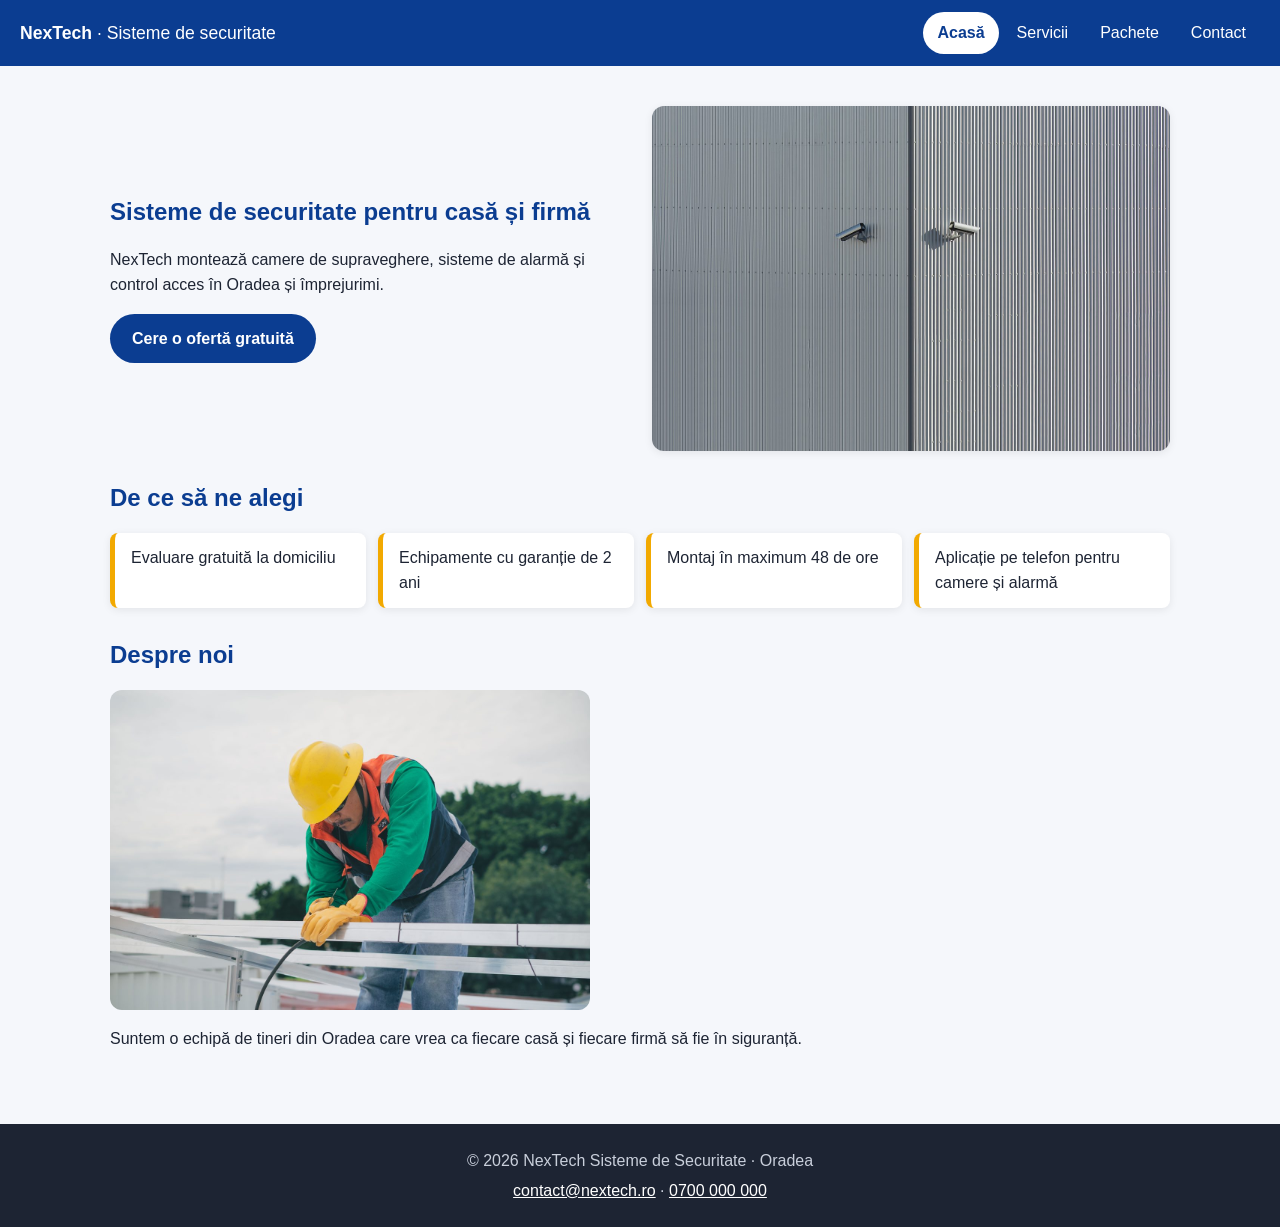
<file: index.html>
<!doctype html>
<html lang="ro">
  <!-- lang="ro" = pagina este în limba română -->
  <head>
    <!-- <head> = informații despre pagină, care nu se văd în pagină -->
    <meta charset="UTF-8" />
    <!-- charset = ca diacriticele (ă, â, î, ș, ț) să se vadă corect -->
    <meta name="viewport" content="width=device-width, initial-scale=1.0" />
    <!-- viewport = pagina se potrivește pe ecranul telefonului -->
    <title>NexTech Sisteme de securitate în Oradea</title>
    <!-- title = textul din tab-ul browserului -->
    <link rel="stylesheet" href="css/style.css" />
    <!-- link = legăm fișierul de stiluri, comun pentru toate paginile -->
  </head>
  <body>
    <!-- <body> = tot ce se vede în pagină -->

    <!-- ===== ANTETUL:Nextech ===== -->
    <header>
      <!-- <header> = partea de sus a paginii -->
      <p><strong>NexTech</strong> · Sisteme de securitate</p>

      <nav>
        <!-- <nav> = meniul de navigare, o listă de linkuri -->
        <ul>
          <!-- <ul> = listă cu buline, <li> = un element din listă -->
          <li><a href="index.html" aria-current="page">Acasă</a></li>
          <li><a href="servicii.html">Servicii</a></li>
          <li><a href="pachete.html">Pachete</a></li>
          <li><a href="contact.html">Contact</a></li>

          <!-- <a href="..."> = link către altă pagină -->
          <!-- aria-current="page" = marchează pagina pe care ne aflăm acum -->
        </ul>
      </nav>
    </header>

    <!-- ===== CONȚINUTUL PRINCIPAL AL PAGINII ===== -->
    <main>
      <!-- <main> = conținutul principal. Există un singur <main> pe pagină. -->
      <section id="prezentare" class="erou">
        <!-- <section> = o secțiune din pagină, cu un titlu al ei -->
        <!-- class="erou" = bannerul: pe laptop textul și poza stau una lângă alta -->
        <div>
          <h1>Sisteme de securitate pentru casă și firmă</h1>
          <!-- h1 = titlul principal. Pe fiecare pagină avem un singur h1. -->
          <p>
            NexTech montează camere de supraveghere, sisteme de alarmă și control
            acces în Oradea și împrejurimi.
          </p>
          <!-- <p> = un paragraf de text -->
          <p><a href="contact.html" class="buton">Cere o ofertă gratuită</a></p>
          <!-- class="buton" = linkul arată ca un buton (stilul e în css/style.css) -->
        </div>
        <img src="img/acasa.jpg" alt="Două camere de supraveghere mici, montate pe peretele gri al unei clădiri" width="1280" height="853" />
        <!-- alt = descrierea pozei, pentru cine nu o poate vedea -->
      </section>

      <section id="de-ce-noi">
        <h2>De ce să ne alegi</h2>
        <!-- h2 = titlu de secțiune, mai mic decât h1 -->
        <ul class="avantaje">
          <li>Evaluare gratuită la domiciliu</li>
          <li>Echipamente cu garanție de 2 ani</li>
          <li>Montaj în maximum 48 de ore</li>
          <li>Aplicație pe telefon pentru camere și alarmă</li>
        </ul>
      </section>

      <section id="despre">
        <h2>Despre noi</h2>
        <img src="img/echipa.jpg" alt="Tehnician cu cască galbenă și mănuși, care trage un cablu pe acoperișul unei clădiri" width="1280" height="855" />
        <p>
          Suntem o echipă de tineri din Oradea care vrea ca fiecare casă și
          fiecare firmă să fie în siguranță.
        </p>
        <!-- Aici scrieți câteva propoziții despre voi, cu cuvintele voastre. -->
      </section>
    </main>

    <!-- ===== SUBSOLUL ===== -->
    <footer>
      <!-- <footer> = partea de jos a paginii -->
      <p>&copy; 2026 NexTech Sisteme de Securitate · Oradea</p>
      <!-- &copy; = simbolul © -->
      <p>
        <a href="mailto:contact@nextech.ro">contact@nextech.ro</a> ·
        <a href="tel:+40700000000">0700 000 000</a>
      </p>
      <!-- mailto: deschide aplicația de e-mail, tel: pornește un apel pe telefon -->
    </footer>
  </body>
</html>
</file>
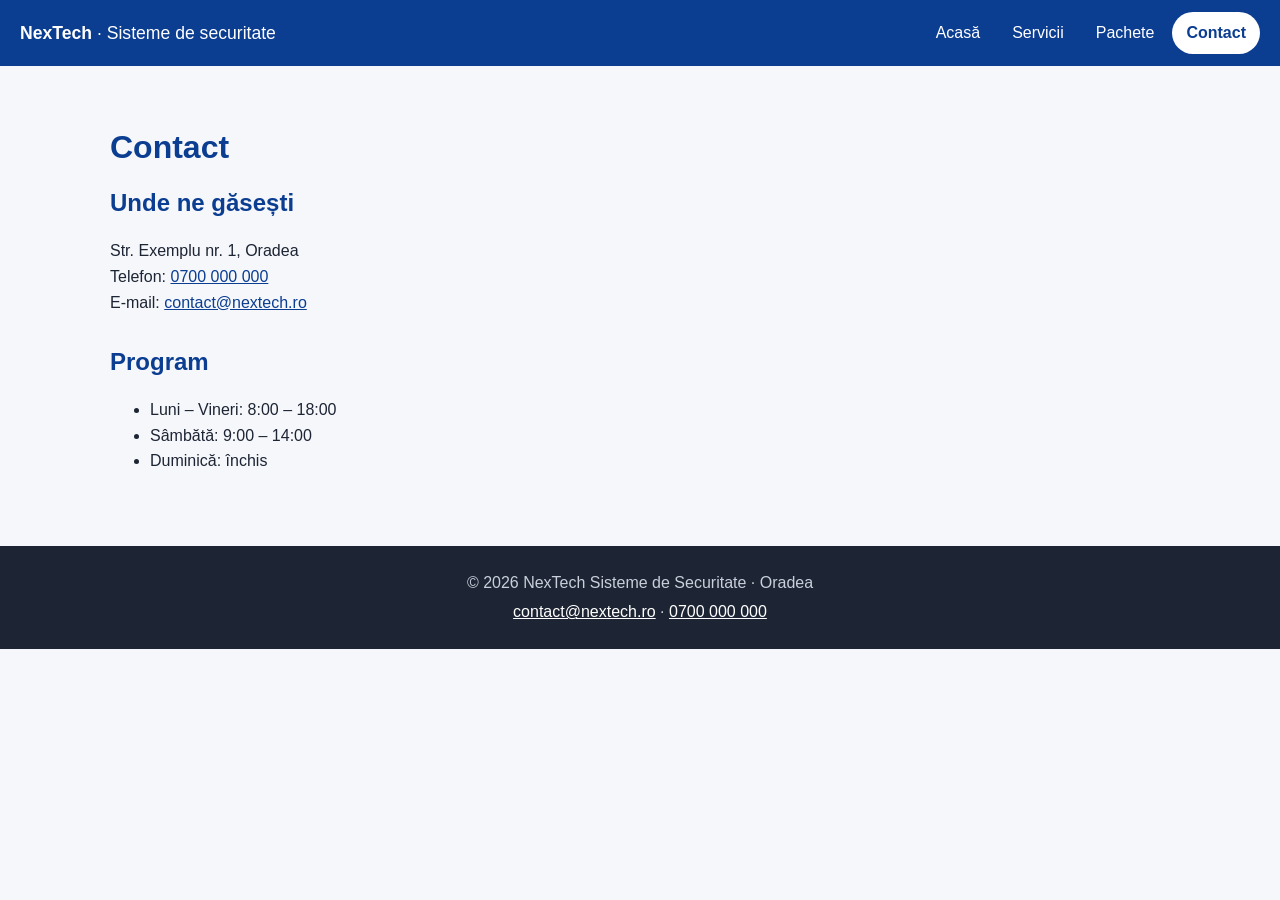
<file: contact.html>
<!doctype html>
<!-- Declarăm că este o pagină HTML5 -->
<html lang="ro">
  <!-- lang="ro" = pagina este în limba română -->
  <head>
    <!-- <head> = informații despre pagină, care nu se văd în pagină -->
    <meta charset="UTF-8" />
    <!-- charset = ca diacriticele (ă, â, î, ș, ț) să se vadă corect -->
    <meta name="viewport" content="width=device-width, initial-scale=1.0" />
    <!-- viewport = pagina se potrivește pe ecranul telefonului -->
    <title>Contact — NexTech</title>
    <!-- title = textul din tab-ul browserului -->
    <link rel="stylesheet" href="css/style.css" />
    <!-- link = legăm fișierul de stiluri, comun pentru toate paginile -->
  </head>
  <body>
    <!-- <body> = tot ce se vede în pagină -->

    <!-- ===== ANTETUL: numele firmei și meniul ===== -->
    <header>
      <!-- <header> = partea de sus a paginii -->
      <p><strong>NexTech</strong> · Sisteme de securitate</p>

      <nav>
        <!-- <nav> = meniul de navigare, o listă de linkuri -->
        <ul>
          <!-- <ul> = listă cu buline, <li> = un element din listă -->
          <li><a href="index.html">Acasă</a></li>
          <li><a href="servicii.html">Servicii</a></li>
          <li><a href="pachete.html">Pachete</a></li>
          <li><a href="contact.html" aria-current="page">Contact</a></li>
          <!-- <a href="..."> = link către altă pagină -->
          <!-- aria-current="page" = marchează pagina pe care ne aflăm acum -->
        </ul>
      </nav>
    </header>

    <!-- ===== CONȚINUTUL PRINCIPAL AL PAGINII ===== -->
    <main>
      <!-- <main> = conținutul principal. Există un singur <main> pe pagină. -->
      <h1>Contact</h1>
      <!-- h1 = titlul principal al paginii (unul singur pe pagină) -->

      <section id="date-contact">
        <h2>Unde ne găsești</h2>
        <address>
          <!-- <address> = date de contact: adresă, telefon, e-mail -->
          Str. Exemplu nr. 1, Oradea<br />
          <!-- <br> = trece pe rândul următor -->
          Telefon: <a href="tel:+40700000000">0700 000 000</a><br />
          E-mail: <a href="mailto:contact@nextech.ro">contact@nextech.ro</a>
        </address>
        <!-- Schimbați adresa, telefonul și e-mailul cu ale voastre. -->
      </section>

      <section id="program">
        <h2>Program</h2>
        <ul>
          <li>Luni – Vineri: 8:00 – 18:00</li>
          <li>Sâmbătă: 9:00 – 14:00</li>
          <li>Duminică: închis</li>
        </ul>
      </section>

      <!-- Mai târziu adăugăm aici formularul "Cere o ofertă". -->
    </main>

    <!-- ===== SUBSOLUL ===== -->
    <footer>
      <!-- <footer> = partea de jos a paginii -->
      <p>&copy; 2026 NexTech Sisteme de Securitate · Oradea</p>
      <!-- &copy; = simbolul © -->
      <p>
        <a href="mailto:contact@nextech.ro">contact@nextech.ro</a> ·
        <a href="tel:+40700000000">0700 000 000</a>
      </p>
      <!-- mailto: deschide aplicația de e-mail, tel: pornește un apel pe telefon -->
    </footer>
  </body>
</html>
</file>
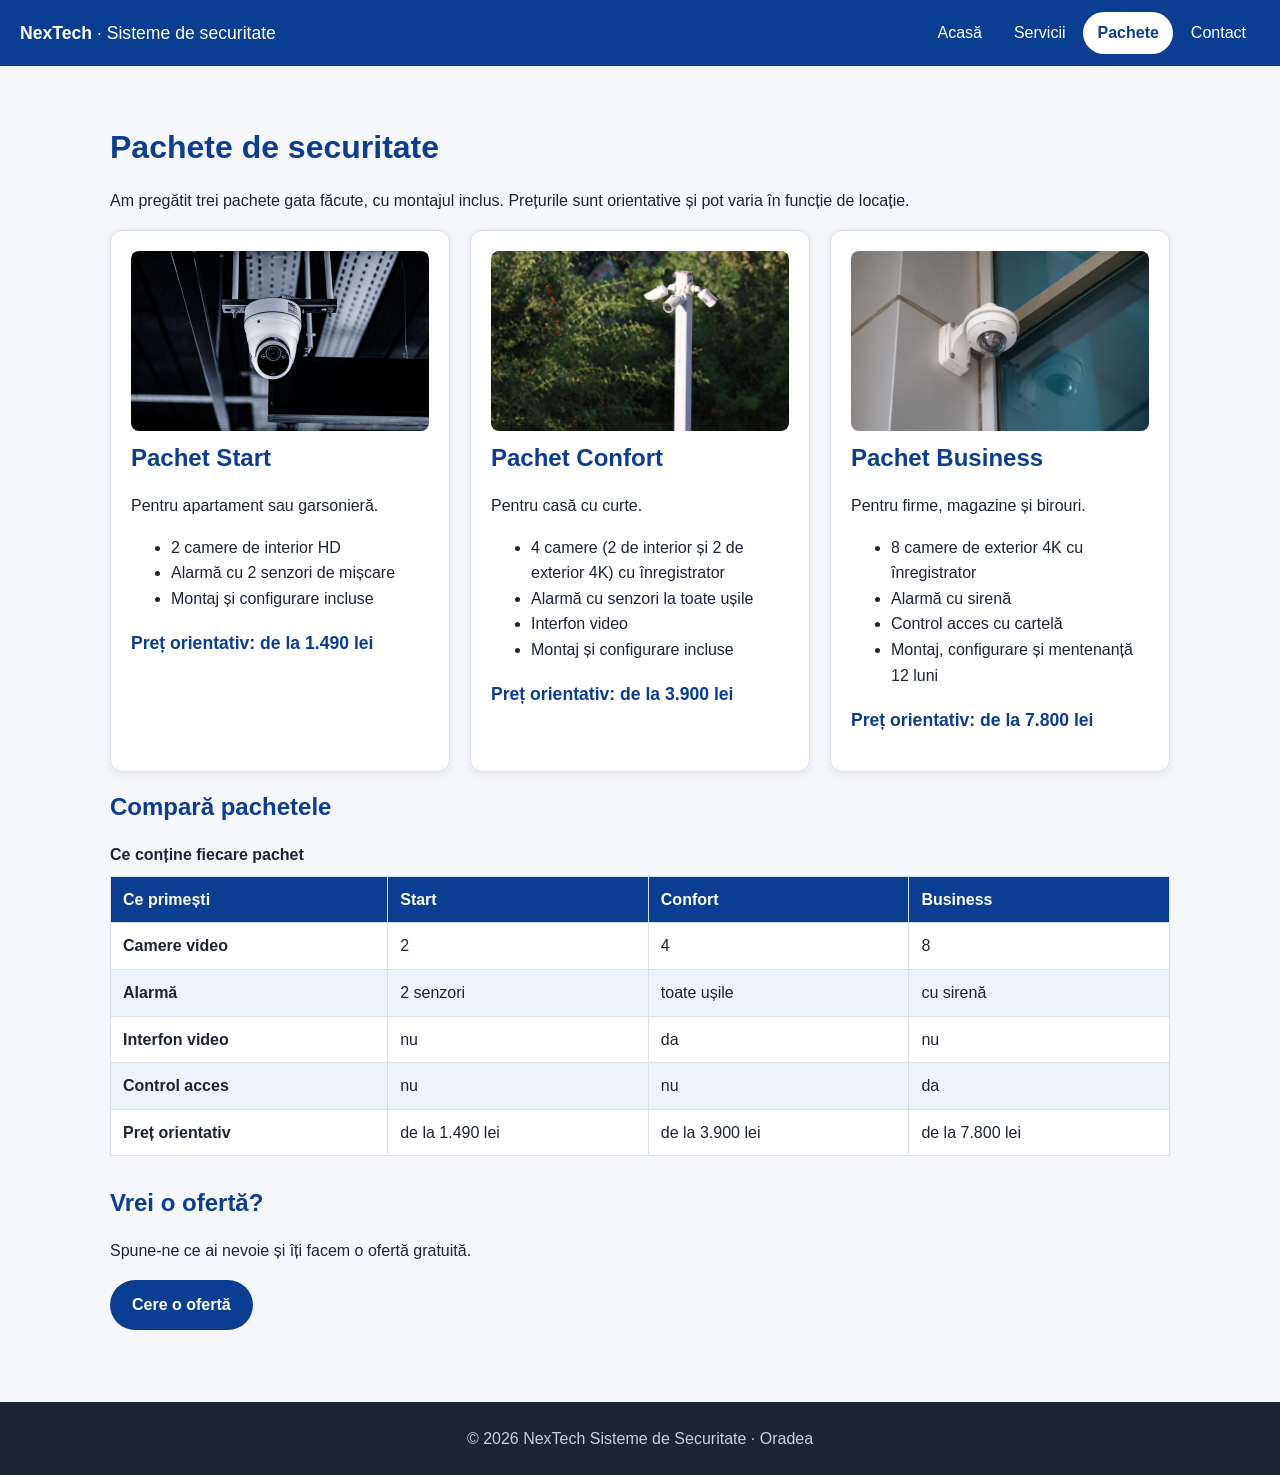
<file: pachete.html>
<!DOCTYPE html>
<!-- Pagina "Pachete": 3 pachete de securitate, cu ce conțin și cât costă. -->
<html lang="ro">
<head>
    <meta charset="UTF-8">
    <meta name="viewport" content="width=device-width, initial-scale=1.0">
    <meta name="description" content="Pachete de securitate NexTech: Start, Confort și Business, cu prețuri orientative, în Oradea.">
    <title>Pachete | NexTech</title>

    <!-- Legăm fișierul de stiluri, comun pentru toate paginile -->
    <link rel="stylesheet" href="css/style.css">
</head>
<body>

    <!-- ===== ANTET: este la fel pe toate paginile ===== -->
    <header>
        <p><strong>NexTech</strong> · Sisteme de securitate</p>

        <!-- Meniul de navigare: o listă de linkuri către celelalte pagini.
             aria-current="page" arată care este pagina curentă. -->
        <nav>
            <ul>
                <li><a href="index.html">Acasă</a></li>
                <li><a href="servicii.html">Servicii</a></li>
                <li><a href="pachete.html" aria-current="page">Pachete</a></li>
                <li><a href="contact.html">Contact</a></li>
            </ul>
        </nav>
    </header>

    <!-- ===== CONȚINUTUL PRINCIPAL al paginii ===== -->
    <main>

        <!-- Pe fiecare pagină avem un singur <h1> -->
        <h1>Pachete de securitate</h1>
        <p>Am pregătit trei pachete gata făcute, cu montajul inclus. Prețurile sunt orientative și pot varia în funcție de locație.</p>

        <!-- class="grila" = cele 3 pachete stau una lângă alta pe laptop și una sub alta pe telefon -->
        <div class="grila">

        <!-- Pachetul 1. class="card" = cutie albă cu colțuri rotunjite și umbră -->
        <section id="start" class="card">
            <img src="img/start.jpg" alt="Cameră de supraveghere albă, de tip dom, montată pe tavanul unei încăperi" width="1280" height="720">
            <h2>Pachet Start</h2>
            <p>Pentru apartament sau garsonieră.</p>
            <ul>
                <li>2 camere de interior HD</li>
                <li>Alarmă cu 2 senzori de mișcare</li>
                <li>Montaj și configurare incluse</li>
            </ul>
            <p class="pret">Preț orientativ: de la 1.490 lei</p>
        </section>

        <!-- Pachetul 2 -->
        <section id="confort" class="card">
            <img src="img/confort.jpg" alt="Stâlp alb cu trei camere de supraveghere, într-o curte cu verdeață" width="1280" height="854">
            <h2>Pachet Confort</h2>
            <p>Pentru casă cu curte.</p>
            <ul>
                <li>4 camere (2 de interior și 2 de exterior 4K) cu înregistrator</li>
                <li>Alarmă cu senzori la toate ușile</li>
                <li>Interfon video</li>
                <li>Montaj și configurare incluse</li>
            </ul>
            <p class="pret">Preț orientativ: de la 3.900 lei</p>
        </section>

        <!-- Pachetul 3 -->
        <section id="business" class="card">
            <img src="img/business.jpg" alt="Cameră de supraveghere albă montată pe colțul unei clădiri de birouri cu geamuri" width="1280" height="960">
            <h2>Pachet Business</h2>
            <p>Pentru firme, magazine și birouri.</p>
            <ul>
                <li>8 camere de exterior 4K cu înregistrator</li>
                <li>Alarmă cu sirenă</li>
                <li>Control acces cu cartelă</li>
                <li>Montaj, configurare și mentenanță 12 luni</li>
            </ul>
            <p class="pret">Preț orientativ: de la 7.800 lei</p>
        </section>

        </div>
        <!-- aici se termină grila cu pachete -->

        <!-- Tabel de comparare (cum am învățat la Lucrarea 2):
             <table> = tabelul, <caption> = titlul lui,
             <thead> = antetul, <tbody> = corpul,
             <tr> = un rând, <th> = celulă de titlu, <td> = celulă obișnuită -->
        <section id="comparatie">
            <h2>Compară pachetele</h2>
            <!-- tabel-scroll = pe telefon tabelul se derulează stânga-dreapta în cadrul lui, nu iese din pagină -->
            <div class="tabel-scroll">
            <table>
                <caption>Ce conține fiecare pachet</caption>
                <thead>
                    <tr>
                        <th scope="col">Ce primești</th>
                        <th scope="col">Start</th>
                        <th scope="col">Confort</th>
                        <th scope="col">Business</th>
                    </tr>
                </thead>
                <tbody>
                    <tr>
                        <th scope="row">Camere video</th>
                        <td>2</td>
                        <td>4</td>
                        <td>8</td>
                    </tr>
                    <tr>
                        <th scope="row">Alarmă</th>
                        <td>2 senzori</td>
                        <td>toate ușile</td>
                        <td>cu sirenă</td>
                    </tr>
                    <tr>
                        <th scope="row">Interfon video</th>
                        <td>nu</td>
                        <td>da</td>
                        <td>nu</td>
                    </tr>
                    <tr>
                        <th scope="row">Control acces</th>
                        <td>nu</td>
                        <td>nu</td>
                        <td>da</td>
                    </tr>
                    <tr>
                        <th scope="row">Preț orientativ</th>
                        <td>de la 1.490 lei</td>
                        <td>de la 3.900 lei</td>
                        <td>de la 7.800 lei</td>
                    </tr>
                </tbody>
            </table>
            </div>
        </section>

        <!-- Link către pagina de contact -->
        <section id="oferta">
            <h2>Vrei o ofertă?</h2>
            <p>Spune-ne ce ai nevoie și îți facem o ofertă gratuită.</p>
            <p><a href="contact.html" class="buton">Cere o ofertă</a></p>
        </section>

    </main>

    <!-- ===== SUBSOL: același pe toate paginile ===== -->
    <footer>
        <p>© 2026 NexTech Sisteme de Securitate · Oradea</p>
    </footer>

</body>
</html>
</file>
<file: css/style.css>
/* =========================================================
   NexTech – fișierul de stiluri comun pentru toate paginile
   Se leagă în <head> cu: <link rel="stylesheet" href="css/style.css">
   ========================================================= */

/* ----- 1. Variabile: culorile și mărimile folosite peste tot ----- */
/* Le schimbi aici o singură dată și se schimbă pe tot site-ul. */
:root {
  --albastru: #0b3d91;        /* culoarea principală (meniu, butoane, titluri) */
  --albastru-inchis: #072a66; /* butonul când treci cu mouse-ul */
  --accent: #f2a900;          /* galben, pentru evidențieri */
  --text: #1d2433;            /* culoarea textului */
  --text-slab: #5a6478;       /* text secundar */
  --fundal: #f5f7fb;          /* fundalul paginii */
  --alb: #ffffff;
  --chenar: #d9dfeb;
  --raza: 12px;               /* cât de rotunjite sunt colțurile */
  --umbra: 0 2px 8px rgba(0, 0, 0, 0.08);
  --latime-max: 1100px;       /* conținutul nu se lățește mai mult de atât */
}

/* ----- 2. Reguli de bază ----- */
* {
  box-sizing: border-box;     /* lățimea include și padding-ul: mai ușor de calculat */
}

body {
  margin: 0;
  font-family: "Segoe UI", Roboto, Arial, sans-serif;
  line-height: 1.6;
  color: var(--text);
  background: var(--fundal);
}

img {
  max-width: 100%;            /* nicio poză nu iese din ecran */
  height: auto;
  display: block;
}

a {
  color: var(--albastru);
}

h1, h2 {
  line-height: 1.25;
  color: var(--albastru);
}

/* ----- 3. Antetul și meniul (Flexbox) ----- */
header {
  background: var(--albastru);
  color: var(--alb);
  padding: 12px 20px;
  display: flex;              /* numele firmei și meniul pe același rând */
  flex-wrap: wrap;            /* pe ecran îngust, meniul trece dedesubt */
  align-items: center;
  justify-content: space-between;
  gap: 8px 24px;
}

header p {
  margin: 0;
  font-size: 1.1rem;
}

nav ul {
  list-style: none;           /* fără buline */
  margin: 0;
  padding: 0;
  display: flex;
  flex-wrap: wrap;
  gap: 4px;
}

nav a {
  display: block;
  padding: 8px 14px;
  border-radius: 999px;
  color: var(--alb);
  text-decoration: none;
  transition: background-color 0.2s ease;   /* schimbarea de culoare se face lin */
}

nav a:hover {
  background: rgba(255, 255, 255, 0.15);
}

nav a[aria-current="page"] {                 /* pagina pe care ești acum */
  background: var(--alb);
  color: var(--albastru);
  font-weight: bold;
}

/* ----- 4. Conținutul principal ----- */
main {
  max-width: var(--latime-max);
  margin: 0 auto;             /* centrat pe ecran */
  padding: 24px 20px 40px;
}

section {
  margin-bottom: 32px;
}

/* ----- 5. Bannerul de pe prima pagină (Grid) ----- */
.erou {
  display: grid;
  grid-template-columns: 1fr; /* pe telefon: text, apoi poza */
  gap: 24px;
  align-items: center;
}

.erou img {
  border-radius: var(--raza);
  box-shadow: var(--umbra);
}

/* ----- 6. Grila de carduri (Grid) ----- */
/* Atâtea coloane câte încap, fiecare de minimum 260px:
   pe telefon 1, pe tabletă 2, pe laptop 3. */
.grila {
  display: grid;
  grid-template-columns: repeat(auto-fit, minmax(260px, 1fr));
  gap: 20px;
}

/* ----- 7. Cardul ----- */
.card {
  background: var(--alb);
  border: 1px solid var(--chenar);
  border-radius: var(--raza);
  padding: 20px;
  box-shadow: var(--umbra);
  margin-bottom: 0;
  transition: transform 0.2s ease, box-shadow 0.2s ease;
}

.card:hover {                 /* cardul se ridică puțin sub mouse */
  transform: translateY(-4px);
  box-shadow: 0 8px 20px rgba(0, 0, 0, 0.12);
}

.card img {
  width: 100%;
  height: 180px;
  object-fit: cover;          /* poza umple spațiul fără să se deformeze */
  border-radius: 8px;
  margin-bottom: 12px;
}

.card h2,
.card h3 {
  margin-top: 0;
}

.pret {
  font-size: 1.1rem;
  font-weight: bold;
  color: var(--albastru);
}

/* Lista de avantaje de pe prima pagină, ca niște carduri mici */
.avantaje {
  list-style: none;
  padding: 0;
  display: grid;
  grid-template-columns: repeat(auto-fit, minmax(220px, 1fr));
  gap: 12px;
}

.avantaje li {
  background: var(--alb);
  border-left: 5px solid var(--accent);
  border-radius: 8px;
  padding: 12px 16px;
  box-shadow: var(--umbra);
}

/* ----- 8. Butonul ----- */
.buton {
  display: inline-block;
  background: var(--albastru);
  color: var(--alb);
  padding: 12px 22px;
  border-radius: 999px;
  text-decoration: none;
  font-weight: bold;
  transition: background-color 0.2s ease, transform 0.2s ease;
}

.buton:hover {
  background: var(--albastru-inchis);
  transform: scale(1.04);     /* se mărește puțin */
}

/* ----- 9. Tabelul de comparare ----- */
.tabel-scroll {
  overflow-x: auto;           /* pe telefon tabelul se derulează în cadrul lui, nu iese din ecran */
}

table {
  width: 100%;
  border-collapse: collapse;
  background: var(--alb);
  min-width: 480px;
}

caption {
  text-align: left;
  font-weight: bold;
  padding-bottom: 8px;
}

th,
td {
  border: 1px solid var(--chenar);
  padding: 10px 12px;
  text-align: left;
}

thead th {
  background: var(--albastru);
  color: var(--alb);
}

tbody tr:nth-child(even) {    /* rândurile pare, puțin colorate */
  background: #eef2f9;
}

/* Poza de la „Despre noi”: nu mai lată de 480px, cu colțuri rotunjite */
#despre img {
  max-width: 480px;
  width: 100%;
  border-radius: var(--raza);
  margin-bottom: 12px;
}

/* ----- 10. Pagina de contact ----- */
address {
  font-style: normal;
}

/* ----- 11. Subsolul ----- */
footer {
  background: var(--text);
  color: #c9cfdb;
  text-align: center;
  padding: 20px;
}

footer p {
  margin: 4px 0;
}

footer a {
  color: var(--alb);
}

/* ----- 12. Ecrane late (de la 800px în sus) ----- */
@media (min-width: 800px) {
  .erou {
    grid-template-columns: 1fr 1fr;   /* text în stânga, poza în dreapta */
  }

  main {
    padding-top: 40px;
  }
}

/* ----- 13. Telefon (până la 500px) ----- */
@media (max-width: 500px) {
  h1 {
    font-size: 1.7rem;
  }

  header {
    justify-content: center;
    text-align: center;
  }

  nav ul {
    justify-content: center;
  }
}
</file>
